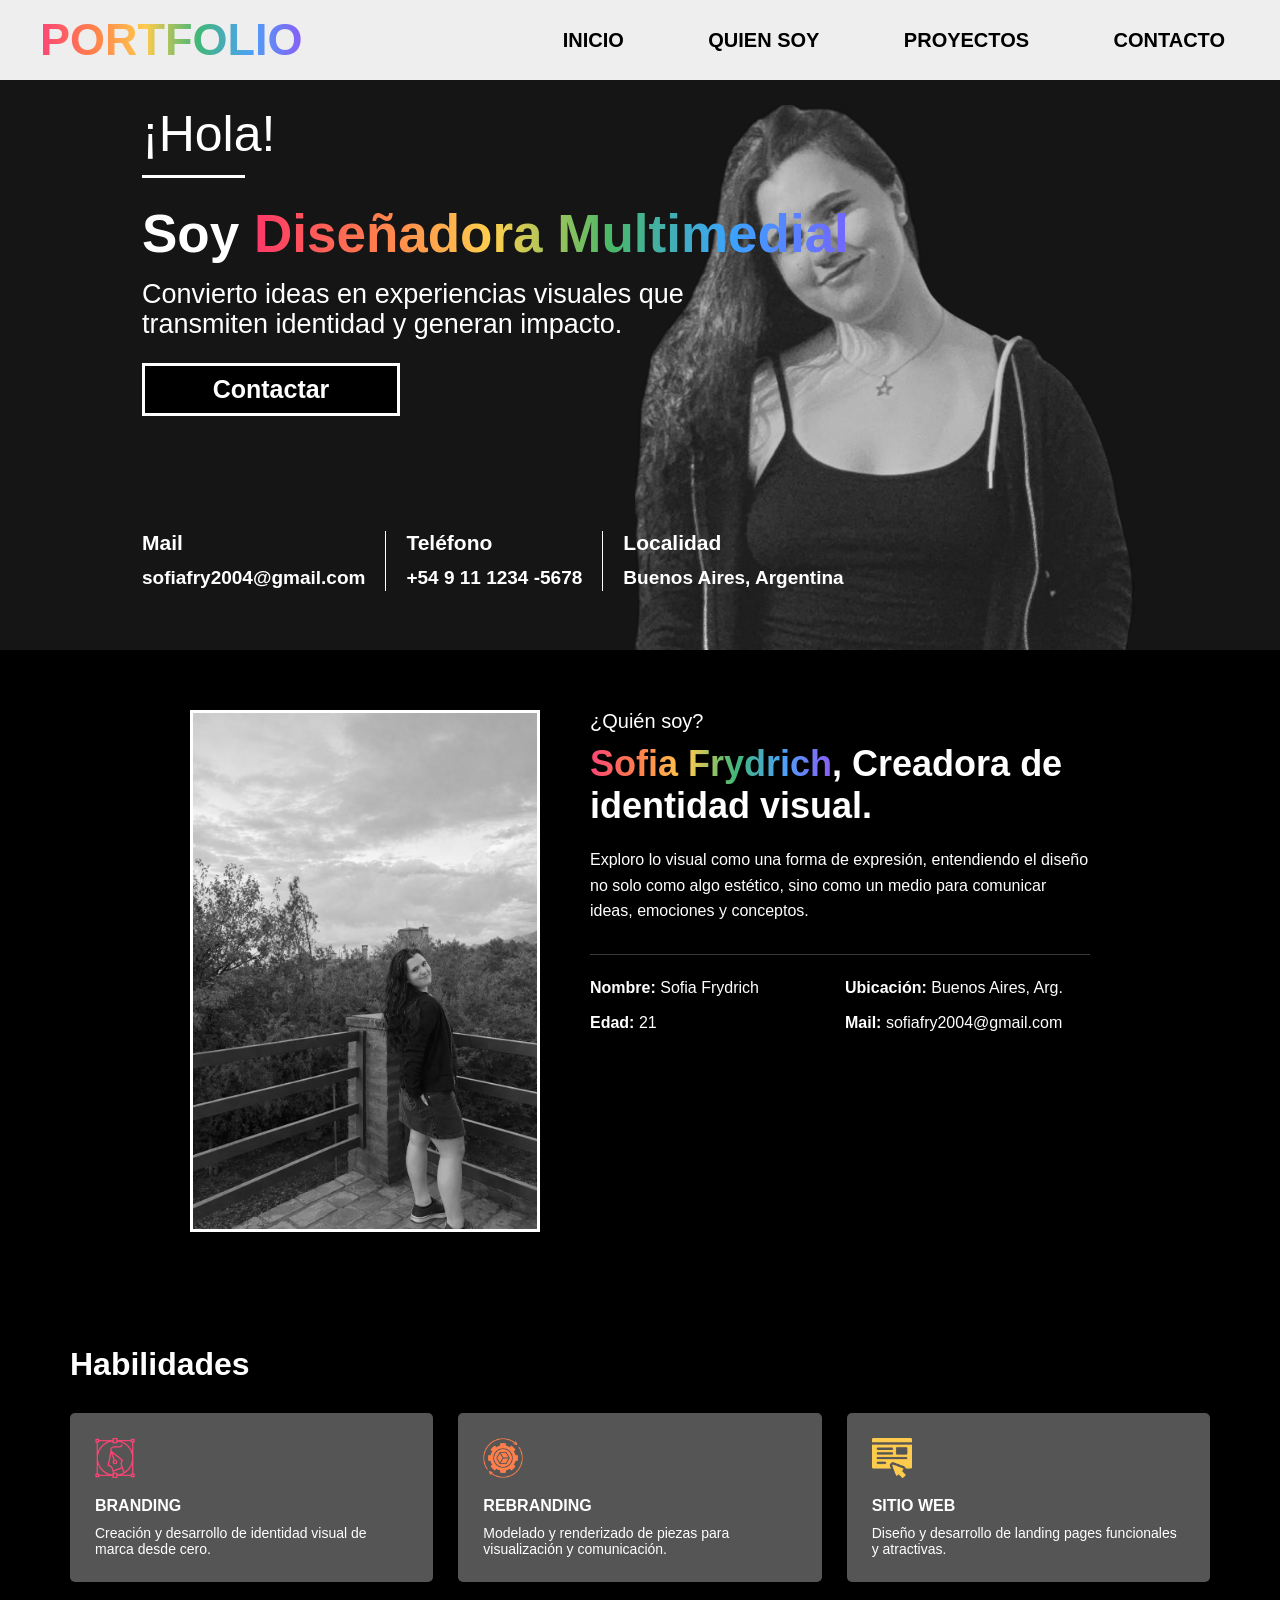
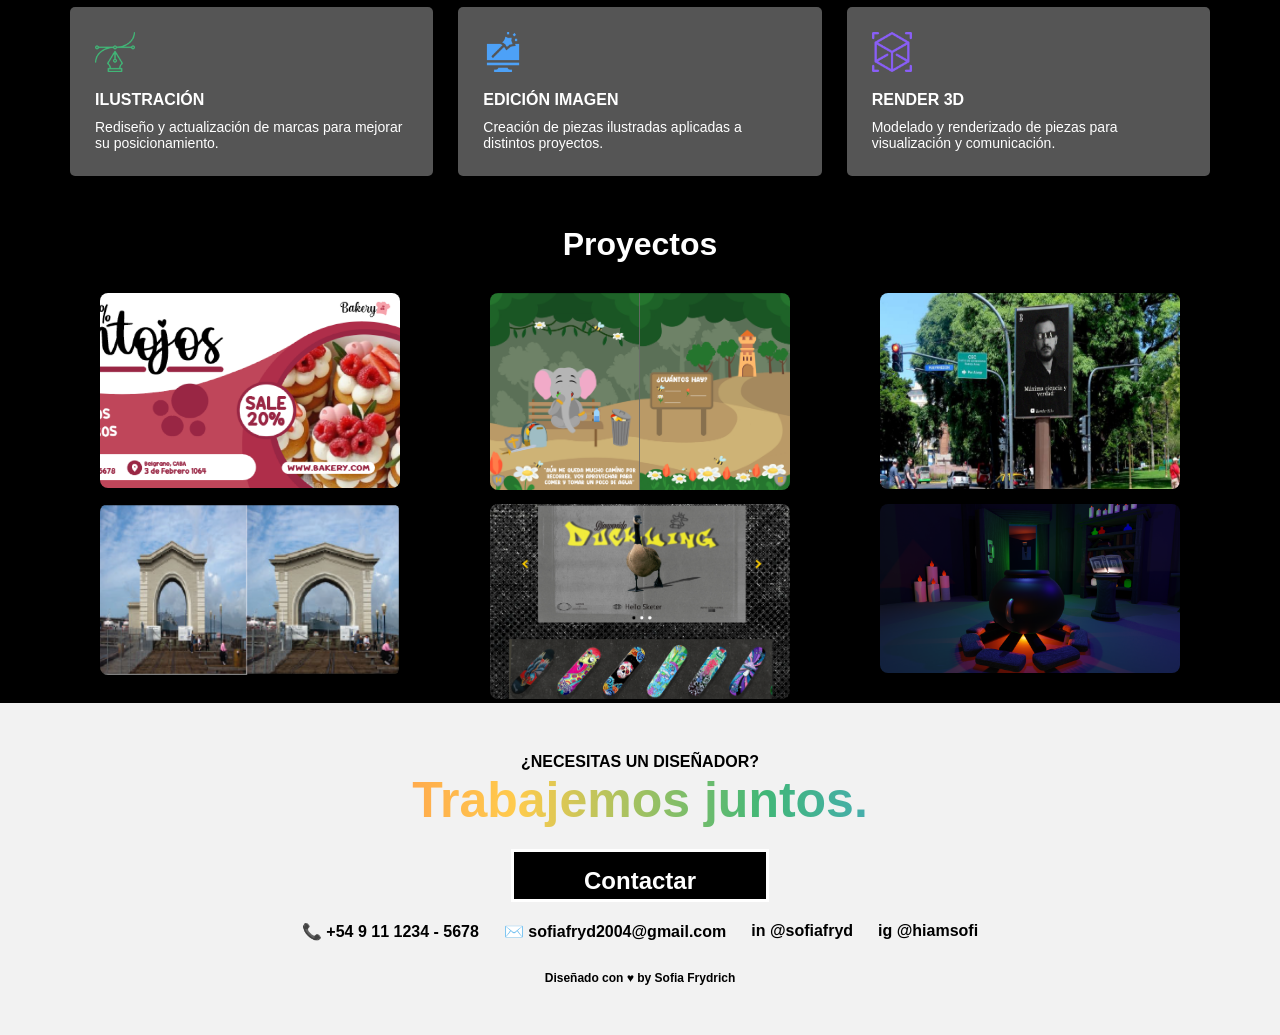
<file: index.html>
<!-- Pagina de HOME -->

<!DOCTYPE html>
<html lang="es">
<head>
    <meta charset="UTF-8">
    <meta name="viewport" content="width=device-width, initial-scale=1.0">
    <title>Portfolio</title>
    <link rel="stylesheet" href="style.css">
</head>

<body>
    <!-- HEADER -->
    <header class="section-nav">
        <h1 class="logo">PORTFOLIO</h1>
        <nav>
            <a href="#">INICIO</a>
            <a href="#quiensoy">QUIEN SOY</a>
            <a href="#proyectos">PROYECTOS</a>
            <a href="#contacto">CONTACTO</a>
        </nav>
    </header>
    
    <!-- PORTADA -->
    <section class="inicio">
        <div class="contenido">
            <p class="hola">¡Hola!</p>
            <div class="linea1"></div>
            
            <h1>
                Soy <span>Diseñadora Multimedial</span>
            </h1>
            <p class="descripcion">
                Convierto ideas en experiencias visuales que <br>
                transmiten identidad y generan impacto.
            </p>
            
            <a href="contactar.html">
                <button>Contactar</button>
            </a>
            
            <div class="datos">
                <div>
                    <h3>Mail</h3>
                    <p>sofiafry2004@gmail.com</p>
                </div>
                
                <div class="linea2"></div>
                <div>
                    <h3>Teléfono</h3>
                    <p>+54 9 11 1234 -5678</p>
                </div>
                
                <div class="linea2"></div>
                <div>
                    <h3>Localidad</h3>
                    <p>Buenos Aires, Argentina</p>
                </div>
            </div>
        </div>
        <div class="imagen">
            <img src="Imágenes-home/mi foto.png" alt="Foto portfolio">
        </div>
    </section>
    
    <!-- QUIEN SOY -->
    <section class="perfil">
        <div class="perfil-contenedor">
            <div class="perfil-img">
                <img src="Imágenes-home/mi foto2.png" alt="Sofia Frydrich">
            </div>
            <div class="perfil-text">
                <section id="quiensoy">
                    <h4>¿Quién soy?</h4>
                </section>
                <h1>
                    <span class="color">Sofia Frydrich</span>, 
                    Creadora de identidad visual.
                </h1>
                <p>
                    Exploro lo visual como una forma de expresión, entendiendo el diseño 
                    no solo como algo estético, sino como un medio para comunicar ideas, 
                    emociones y conceptos.
                </p>
                <div class="info">
                    <p><strong>Nombre:</strong> Sofia Frydrich</p>
                    <p><strong>Ubicación:</strong> Buenos Aires, Arg.</p>
                    <p><strong>Edad:</strong> 21</p>
                    <p><strong>Mail:</strong> sofiafry2004@gmail.com</p>
                </div>
            </div>
        </div>
    </section>
    
    <!-- HABILIDADES -->
    <section class="habilidades">
        <div class="habilidades-contenedor">
            <h2>Habilidades</h2>
            <div class="grilla">
                <!-- branding -->
                <div class="rectangulo">
                    <img src="Imágenes-icono/diseno-de-logo.png" class="icono">
                    <h3>BRANDING</h3>
                    <p>Creación y desarrollo de identidad visual de marca desde cero.</p>
                </div>
                <!-- rebranding -->
                <div class="rectangulo">
                    <img src="Imágenes-icono/rediseno.png" class="icono">
                    <h3>REBRANDING</h3>
                    <p>Modelado y renderizado de piezas para visualización y comunicación.</p>
                </div>
                <!-- sitioweb -->
                <div class="rectangulo">
                    <img src="Imágenes-icono/internet.png" class="icono">
                    <h3>SITIO WEB</h3>
                    <p>Diseño y desarrollo de landing pages funcionales y atractivas.</p>
                </div>
                <!-- ilustracion -->
                <div class="rectangulo">
                    <img src="Imágenes-icono/vector.png" class="icono">
                    <h3>ILUSTRACIÓN</h3>
                    <p>Rediseño y actualización de marcas para mejorar su posicionamiento.</p>
                </div>
                <!-- edicion-imagen -->
                <div class="rectangulo">
                    <img src="Imágenes-icono/edicion-de-fotos.png" class="icono">
                    <h3>EDICIÓN IMAGEN</h3>
                    <p>Creación de piezas ilustradas aplicadas a distintos proyectos.</p>
                </div>
                <!-- render3D -->
                <div class="rectangulo">
                    <img src="Imágenes-icono/cubo.png" class="icono">
                    <h3>RENDER 3D</h3>
                    <p>Modelado y renderizado de piezas para visualización y comunicación.</p></div>
                </div>
            </div>
        </div>
    </section>
    
    <!-- PROYECTOS -->
    <section class="proyectos">
        <section id="proyectos">
            <h2>Proyectos</h2>
        </section>
        <div class="grilla2">
            <a href="brand.html">
                <div class="imgtex">
                    <div class="item"><img src="Imágenes-home/brand.png" alt=""></div>
                    <span>Branding</span>
                </div>
            </a>
            <a href="ilustracion.html">
                <div class="imgtex">
                    <div class="item"><img src="Imágenes-home/ilust.png" alt=""></div>
                    <span>Ilustracion</span>
                </div>
            </a>
            <a href="rebrand.html">
                <div class="imgtex">
                    <div class="item"><img src="Imágenes-home/rebrand.png" alt=""></div>
                    <span>Rebranding</span>
                </div>
            </a>
            <a href="edicion.html">
                <div class="imgtex">
                    <div class="item"><img src="Imágenes-home/edicion.png" alt=""></div>
                    <span>Edicion Imagen</span>
                </div>
            </a>
            <a href="sitio.html">    
                <div class="imgtex">
                    <div class="item"><img src="Imágenes-home/sitio.png" alt=""></div>
                    <span>Sitio Web</span>
                </div>
            </a>
            <a href="render.html">
                <div class="imgtex">
                    <div class="item"><img src="Imágenes-home/render.png" alt=""></div>
                    <span>Render 3D</span>
                </div>
            </a>
        </div>
    </section>
    
    <!-- CTA -->
    <section class="cta">
        <section id="contacto">
            <p class="subtitulo">¿NECESITAS UN DISEÑADOR?</p>
        </section>
        <h2 class="degrade">Trabajemos juntos.</h2>
        <a href="contactar.html">
            <button class="btn">Contactar</button>
        </a>
        <div class="contacto-info">
            <span>📞 +54 9 11 1234 - 5678</span>
            <span>✉️ sofiafryd2004@gmail.com</span>
            <span>in @sofiafryd</span>
            <span>ig @hiamsofi</span>
        </div>
        <p class="footer">Diseñado con ♥ by Sofia Frydrich</p>
    </section>

</body>
</file>
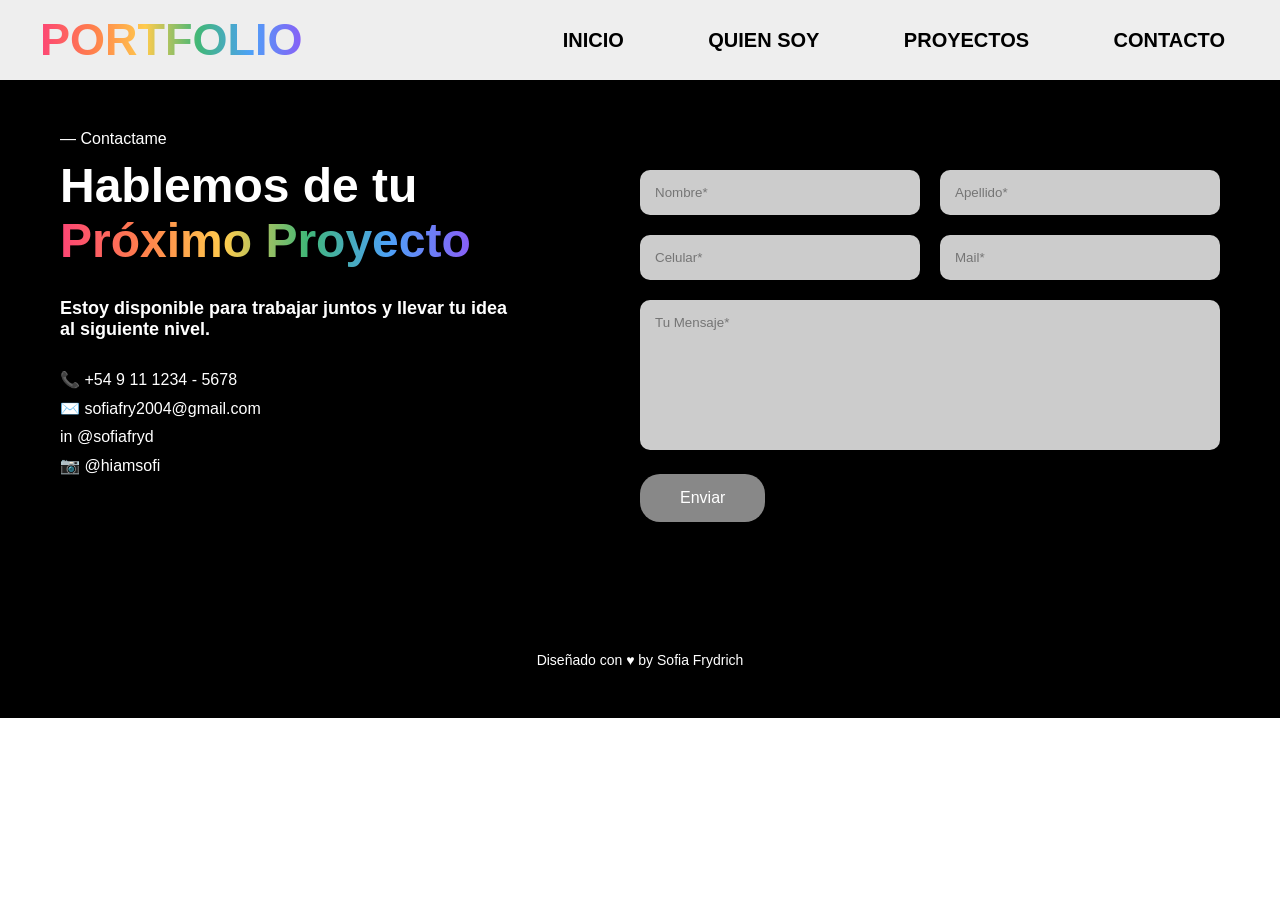
<file: contactar.html>
<!-- Pagina de CONTACTAR -->

<!DOCTYPE html>
<html lang="es">
<head>
    <meta charset="UTF-8">
    <meta name="viewport" content="width=device-width, initial-scale=1.0">
    <title>Portfolio</title>
    <link rel="stylesheet" href="contactar.css">
</head>

<body>
    <!-- HEADER -->
    <header class="seccion-nav">
        <h1 class="logo">PORTFOLIO</h1>
        <nav>
            <a href="#">INICIO</a>
            <a href="index.html">QUIEN SOY</a>
            <a href="index.html">PROYECTOS</a>
            <a href="#">CONTACTO</a>
        </nav>
    </header>
    <!-- SECCION CONTACTO -->
    <section class="contacto">
        <!-- IZQUIERDA -->
        <div class="info">
            <p class="subtitulo">— Contactame</p>
            <h2>
                Hablemos de tu <br>
                <span>Próximo Proyecto</span>
            </h2>
            <p class="texto">
                Estoy disponible para trabajar juntos y llevar tu idea <br> al siguiente nivel.
            </p>
            <div class="datos">
                <p>📞 +54 9 11 1234 - 5678</p>
                <p>✉️ sofiafry2004@gmail.com</p>
                <p>in @sofiafryd</p>
                <p>📷 @hiamsofi</p>
            </div>
        </div>
        <!-- DERECHA (FORMULARIO) -->
        <form class="formulario" netlify>
            <div class="fila">
                <input type="text" name="name" placeholder="Nombre*" required>
                <input type="text" name="last" placeholder="Apellido*" required>
            </div>
            <div class="fila">
                <input type="text" name="phone" placeholder="Celular*" required>
                <input type="email" name="email" placeholder="Mail*" required>
            </div>
            <textarea name="message" placeholder="Tu Mensaje*" required></textarea>
            <button type="submit">Enviar</button>
        </form>
    </section>
    
    <!-- FOOTER -->
    <p class="firma">Diseñado con ♥ by Sofia Frydrich</p>
</file>
<file: style.css>
/* Pagina de HOME */

* {
  margin: 0;
  padding: 0;
  box-sizing: border-box;
  font-family: Arial, sans-serif;
}

/* HEADER */
.section-nav {
  position: fixed;
  top: 0;
  width: 100%;
  height: 80px; /* definí una altura fija */
}
header {
  display: flex;
  justify-content: space-between;
  align-items: center;
  padding: 15px 40px;
  background: #eee;
  position: fixed;
  top: 0;
  left: 0;
  width: 100%;
  z-index: 9999;
}
.logo {
  font-weight:800;
  background: linear-gradient(90deg, #fc4575, #ff7f4c, #ffcb4d, #41b777, #4da1f7, #895ef6); 
  -webkit-background-clip: text;
  color: transparent;
  font-size: 45px;
}
nav a {
  margin-left: 50px;
  text-decoration: none;
  color: black;
  font-weight: 600;
  font-size: 20px;
  transition: 0.3s;
  padding: 8px 15px;
  border-radius: 20px;
}
nav a:hover {
  background: linear-gradient(70deg, #fc4575, #ff7f4c, #ffcb4d, #41b777, #4da1f7, #895ef6);
  color: rgb(255, 255, 255);
}

/* PORTDADA */
.inicio {
  background-color: #151515;
  height: 650px;
  display: flex;
  position: relative;
  overflow: hidden;
}
.contenido {
  margin-left: 142px;
  margin-top: 105px;
  color: white;
  z-index: 2;
}
.hola {
  font-size: 50px;
  font-weight: 400;
}
.linea1 {
  width: 103px;
  height: 3px;
  background-color: white;
  margin-top: 12px;
  margin-bottom: 25px;
}
h1 {
  font-size: 53px;
  font-weight: 900;
  color: white 
}
h1 span{
  background: linear-gradient(90deg, #ff3868, #ff7b4d, #ffcf4d, #49b868, #3ba4ff, #7464ff);
  -webkit-background-clip: text;
  -webkit-text-fill-color: transparent;
}
.descripcion {
  font-size: 27px;
  line-height: 30px;
  margin-top: 15px;
  font-weight: 400;
}
button {
  width: 258px;
  height: 53px;
  background-color: #000;
  color: white;
  border: 3px solid white;
  font-size: 25px;
  font-weight: 800;
  margin-top: 24px;
  cursor: pointer;
}
.datos {
  display: flex;
  align-items: flex-start;
  gap: 20px;
  margin-top: 115px;
}
.datos h3 {
  font-size: 21px;
  font-weight: 700;
  margin-bottom: 12px;
}
.datos p {
  font-size: 19px;
  font-weight: 600;
}
.linea2 {
  height: 60px;
  width: 1px;
  background-color: white;
}
.imagen {
  position: absolute;
  right: 145px;
  bottom: 0;
}
.imagen img {
  height: 545px;
  display: block;
  filter: grayscale(100%);
}

/* QUIEN SOY */
body {
  margin: 0;
  font-family: Arial, sans-serif;
  background-color: #000;
  color: #fff;
}
.perfil {
  padding: 60px;
}
.perfil-contenedor {
  display: flex;
  align-items: flex-start;
  justify-content: center;
  gap: 50px;
}
.perfil-img img {
  width: 350px;
  border: 3px solid white;
}
.perfil-text {
  max-width: 500px;
}
.perfil-text h4 {
  font-size: 20px;
  font-weight: 300;
  margin-bottom: 10px;
}
.perfil-text h1 {
  font-size: 36px;
  margin-bottom: 20px;
}
.color {
  background: linear-gradient(90deg, #fc4575, #ff7f4c, #ffcb4d, #41b777, #4da1f7, #895ef6);
  -webkit-background-clip: text;
  -webkit-text-fill-color: transparent;
}
.perfil-text p {
  color: white;
  line-height: 1.6;
}
.info {
  margin-top: 30px;
  display: grid;
  grid-template-columns: 1fr 1fr;
  gap: 10px;
  border-top: 1px solid #3a3a3a;
  padding-top: 20px;
}

/* HABILIDADES */
body {
  background-color: #000;
  font-family: 'Arial', sans-serif;
  color: white;
}
.habilidades {
  padding: 50px;
}
.habilidades-contenedor{
  max-width: 1200px; /* o el ancho que quieras */
  margin: 0 auto;    /* esto lo centra horizontalmente */
  padding: 0 20px;   /* opcional, para que no quede pegado a los bordes */
}
.habilidades h2 {
  color: white;
  font-size: 32px;
  margin-bottom: 30px;
}
.icono {
  width: 40px;
  margin-bottom: 15px;
}
/* Grilla */
.grilla {
  display: grid;
  grid-template-columns: repeat(3, 1fr);
  gap: 25px;
}
/* Rectangulo */
.rectangulo {
  background-color: #555;
  padding: 25px;
  border-radius: 5px;
  transition: transform 0.3s ease;
}
.rectangulo:hover {
  transform: translateY(-5px);
}
.rectangulo h3 {
  margin-bottom: 10px;
  font-size: 16px;
}
.rectangulo p {
  font-size: 14px;
  color: white;
}

/* PROYECTOS*/
body {
  margin: 0;
  font-family: Arial, sans-serif;
  background-color: #000;
  color: #fff;
}
.proyectos {
  text-align: center;
  max-width: 1200px; /* o el ancho que quieras */
  margin: 0 auto;    /* esto lo centra horizontalmente */
  padding: 0 20px;   /* opcional, para que no quede pegado a los bordes */
}
.proyectos h2 {
  margin-bottom: 30px;
  font-size: 2rem;
}
.grilla2 {
  display: grid;
  grid-template-columns: repeat(3, 1fr);
  gap: 10px;
}
.item {
  overflow: hidden;
  border-radius: 8px;
}
.item img {
  width: 100%;
  height: 100%;
  object-fit: cover;
  display: block;
  transition: transform 0.3s ease;
}
.imgtex{
  position: relative;
  display: inline-block;
}
.imgtex img {
  width: 300px;
  display: block;
}
.imgtex span {
  position: absolute;
  top: 50%;
  left: 50%;
  transform: translate(-50%, -50%);
  
  opacity: 0;
  background-color: #3a3a3a;
  color: white;
  font-size: 24px;
  font-weight: bold;
  transition: 0.3s;
}
.imgtex:hover span {
  opacity: 1;
}


/* CTA */
.cta {
  text-align: center;
  padding: 50px 20px;
  background: #f2f2f2;
  font-weight:600;
  color: #000;
}
.subtitle {
  font-weight:800;
}
.degrade {
  font-weight:800;
  font-size: 50px;
  margin: 0px 0;
  background: linear-gradient(90deg, #fc4575, #ff7f4c, #ffcb4d, #41b777, #4da1f7, #895ef6);
  -webkit-background-clip: text;
  color: transparent;
}
.btn {
  background-color: #000;
  font-weight:600;
  padding: 15px 60px;
  color: rgb(255, 255, 255);
  font-size: 24px;
  cursor: pointer;
  margin: 20px 0;
  transition: 0.3s;
}
.btn:hover {
  background-color:#737373;
  color: rgb(255, 255, 255);
}
.contacto-info {
  display: flex;
  justify-content: center; /* centra todo */
  gap: 25px; /* 👈 separa los elementos */
  flex-wrap: wrap; /* para que en celular bajen prolijos */
  text-align: center;
}
.footer {
  margin-top: 30px;
  font-size: 12px;
}

@media (max-width: 576px) {
  /* NAV */
  .section-nav {
    min-height: 130px;
    position: fixed;
    top: 0;
    left: 0;
    width: 100%;
    flex-direction: column;
    align-items: center;
    padding: 28px 0;
    gap: 8px;
  } 
  .logo {
    font-size: 36px;
    text-align: center;
  }
  .section-nav ul {
    gap: 16px;
    font-size: 12px;
    flex-wrap: wrap;
    justify-content: center;
  }
  nav a {
    margin: 0;
    margin-left: 20px;
    font-weight: 600;
    font-size: 12px;
    padding: 2 12px;
    border-radius: 20px;
  }

  /* PORTADA */
  .inicio {
    height: auto;
    padding: 100px 25px 0;
    flex-direction: column;
    overflow: hidden;
  }
  .contenido {
    margin: 0;
    text-align: center;
  }
  .hola {
    padding-top: 70px;
    font-size: 30px;
  }
  .linea1 {
    width: 0px;
    margin: 8px 0 22px;
  }
  h1 {
    font-size: 30px;
    line-height: 1.05;
  }
  .descripcion {
    font-size: 17px;
    line-height: 20px;
    margin-top: 14px;
  }
  button {
    width: 210px;
    height: 48px;
    font-size: 20px;
    margin-top: 24px;
  }
  .datos {
    margin-top: 30px;
    display: grid;
    gap: 18px;
    padding-bottom: 25px;
  }
  .linea2 {
    display: none;
  }
  .datos h3 {
    font-size: 16px;
    margin-bottom: 6px;
  }
  .datos p {
    font-size: 14px;
  }
  .imagen {
    display: none;
  }
  
  /* QUIEN SOY */ 
  .perfil {
    padding: 60px;
    padding-bottom: 0;
  }
  .perfil-img img {
    width: 180px;
  }
  .perfil-text {
    font-size: 13px;
  }
  .perfil-text h4 {
    font-size: 15px;
  }
  .perfil-text h1 {
    font-size: 18px;
    margin-bottom: 15px;
  }
  .info {
    display: none;
  }

  /* HABILIDADES */
  .habilidades h2 {
    font-size: 30px;
    margin-bottom: 20px;
  }
  .grilla {
    grid-template-columns: repeat(2, 1fr);
    gap: 15px;
  }
  
  /* PROYECTOS*/
  .proyectos h2 {
    margin-bottom: 30px;
    font-size: 2rem;
  }
  .grilla2 {
    display: grid;
    grid-template-columns: repeat(1, 1fr);
    gap: 20px;
  }
  
  /* CTA */
  .cta {
    padding: 45px 18px;
  }
  .subtitulo {
    font-size: 13px;
  }
  .degrade {
    font-size: 38px;
    line-height: 1.1;
  }
  .btn {
    width: 80%;
    font-size: 18px;
  }
  .contacto-info {
    margin: 3px;
    flex-direction: column;
    align-items: center;
    gap: 18px;
    font-size: 15px;
    padding-bottom: 5px;
  }
  .footer {
    margin-top: 35px;
    font-size: 15px;
  }
}
</file>
<file: contactar.css>
/* Pagina de CONTACTAR */

* {
    margin: 0;
    padding: 0;
    box-sizing: border-box;
    font-family: Arial, sans-serif;
}

/* HEADER */
.seccion-nav {
  position: fixed;
  top: 0;
  width: 100%;
  height: 80px; /* definí una altura fija */
}
header {
  display: flex;
  justify-content: space-between;
  align-items: center;
  padding: 15px 40px;
  background: #eee;
}
.logo {
  font-weight:800;
  background: linear-gradient(90deg, #fc4575, #ff7f4c, #ffcb4d, #41b777, #4da1f7, #895ef6); 
  -webkit-background-clip: text;
  color: transparent;
  font-size: 45px;
}
nav a {
  margin-left: 50px;
  text-decoration: none;
  color: black;
  font-weight: 600;
  font-size: 20px;
  transition: 0.3s;
  padding: 8px 15px;
  border-radius: 20px;
}
nav a:hover {
  background: linear-gradient(70deg, #fc4575, #ff7f4c, #ffcb4d, #41b777, #4da1f7, #895ef6);
  color: rgb(255, 255, 255);
}

/* CONTACTAR */
.contacto {
    background-color: #000000;
    display: flex;
    justify-content: space-between;
    padding: 80px 60px;
}
/* Izquierda */
.info {
    width: 45%;
    padding-top: 50px;
}
.subtitulo {
    color: #ffffff;
    margin-bottom: 10px;
}
.info h2 {
    color: #ffffff;
    font-size: 48px;
}
.info h2 span {
    background: linear-gradient(to right, #fc4575, #ff7f4c, #ffcb4d, #41b777, #4da1f7, #895ef6);
    -webkit-background-clip: text;
    color: transparent;
}
.texto {
    font-weight: 600;
    font-size: 18px;
    margin: 30px 0;
    color: #ffffff;
}
.datos p {
    margin: 10px 0;
    color: #ffffff;
}
/* Formulario */
.formulario {
    width: 50%;
    padding-top: 90px;
}
.fila {
    display: flex;
    gap: 20px;
    margin-bottom: 20px;
}
input, textarea {
    width: 100%;
    padding: 15px;
    border-radius: 10px;
    border: none;
    background-color: #ccc;
}
textarea {
    height: 150px;
    resize: none;
    margin-bottom: 20px;
}
button {
    background-color: #888;
    border: none;
    padding: 15px 40px;
    border-radius: 20px;
    color: white;
    font-size: 16px;
    cursor: pointer;
}
button:hover {
    background-color: #757575;
}

/* FIRMA */
.firma {
    color: #ffffff;
    text-align: center;
    padding: 50px 20px;
    font-size: 14px;
    background-color: #000000;
}


@media (max-width: 576px) {
    /* NAV */
    .seccion-nav {
        min-height: 130px;
        position: fixed;
        top: 0;
        left: 0;
        width: 100%;
        flex-direction: column;
        align-items: center;
        padding: 28px 0;
        gap: 8px;
    } 
    .logo {
        font-size: 36px;
        text-align: center;
    }
    .seccion-nav ul {
        gap: 16px;
        font-size: 12px;
        flex-wrap: wrap;
        justify-content: center;
    }
    nav a {
        margin: 0;
        margin-left: 20px;
        font-weight: 600;
        font-size: 12px;
        padding: 2 12px;
        border-radius: 20px;
    }
    
    /* CONTACTAR */
    .contacto {
        max-height: 590px;
        background-color: #000000;
        display: flex;
        justify-content: space-between;
        padding: 80px 60px;
    }
    /* Izquierda */
    .subtitulo {
        padding-top: 40px;
        margin-bottom: 8px;
    }
    .info h2 {
        font-size: 20px;
    }
    .texto {
        font-weight: 600;
        font-size: 15px;
        margin: 20px 0;
    }
    .datos p {
        padding-top: 8px;
        font-size: 12px;
        margin: 22px 0;
    }

    /* FIRMA */
    .firma {
        padding: 20px 20px;
        font-size: 12px;
    }
}
</file>
